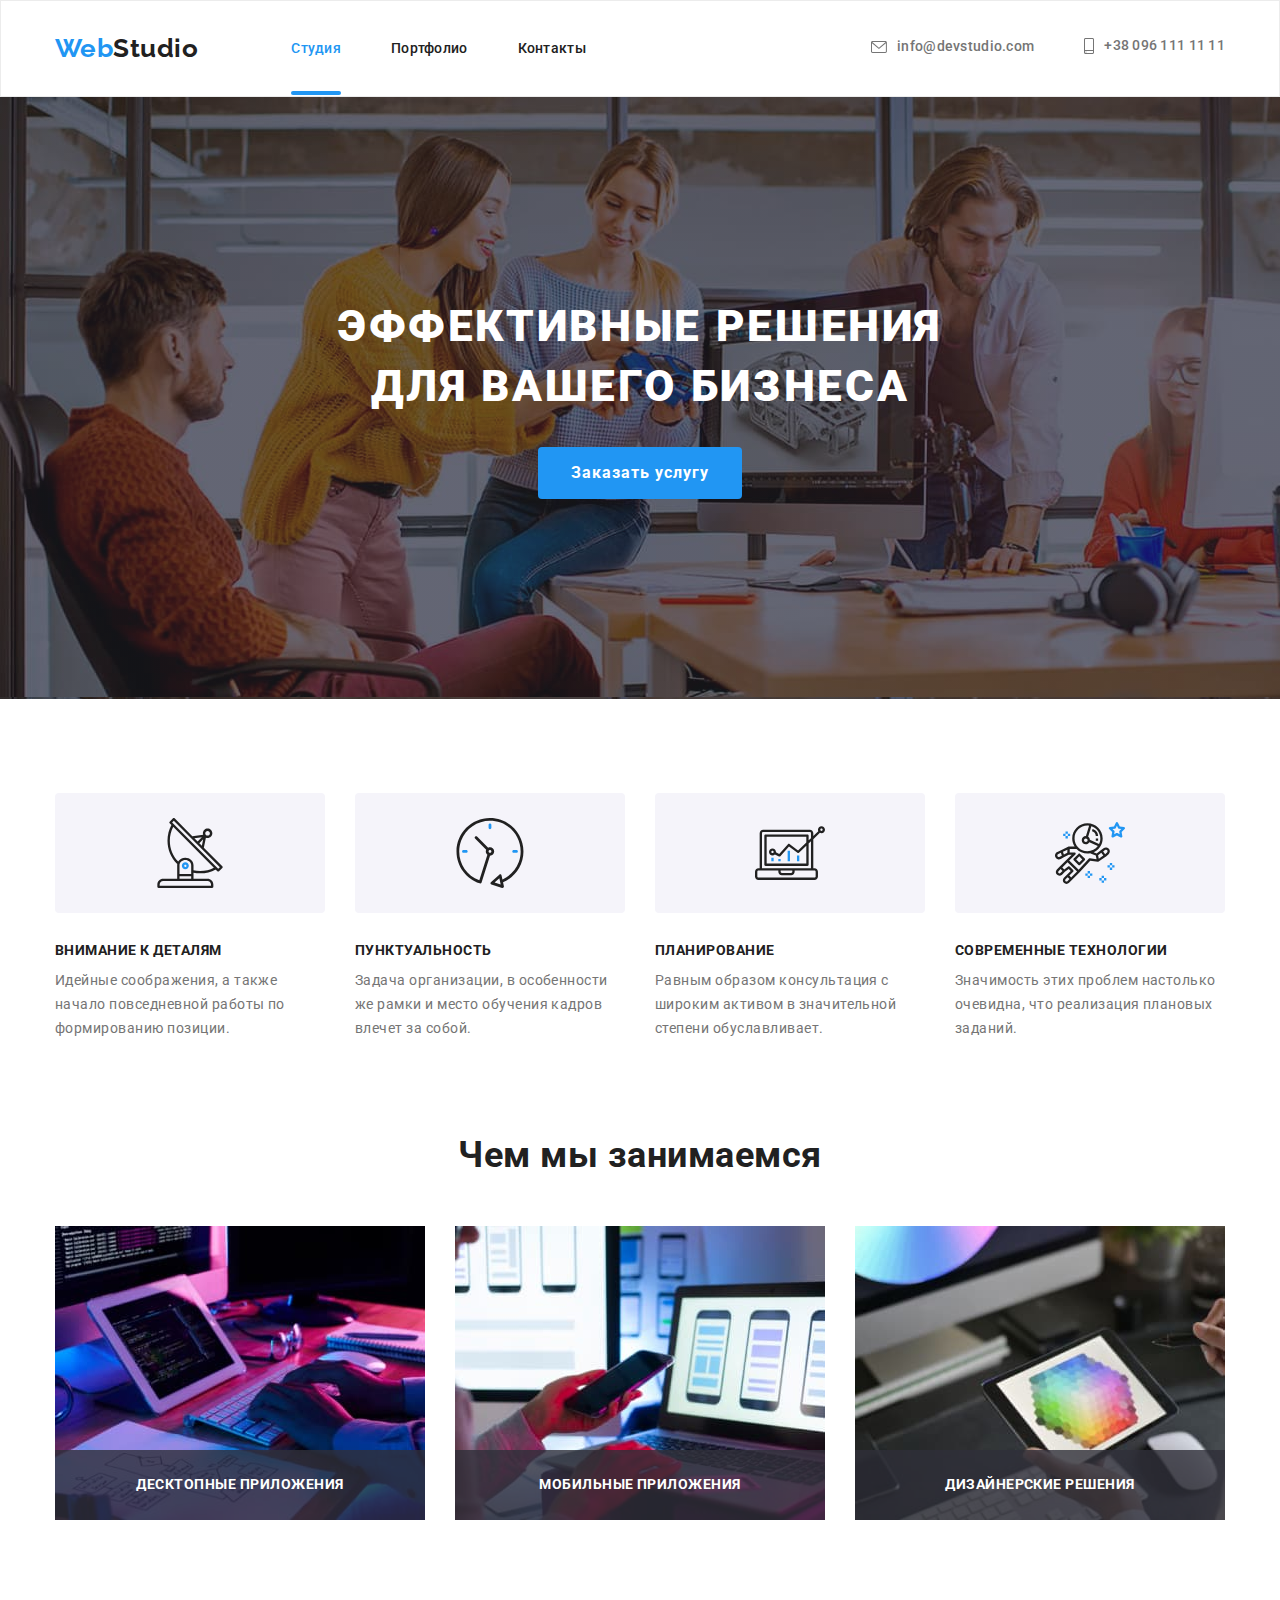
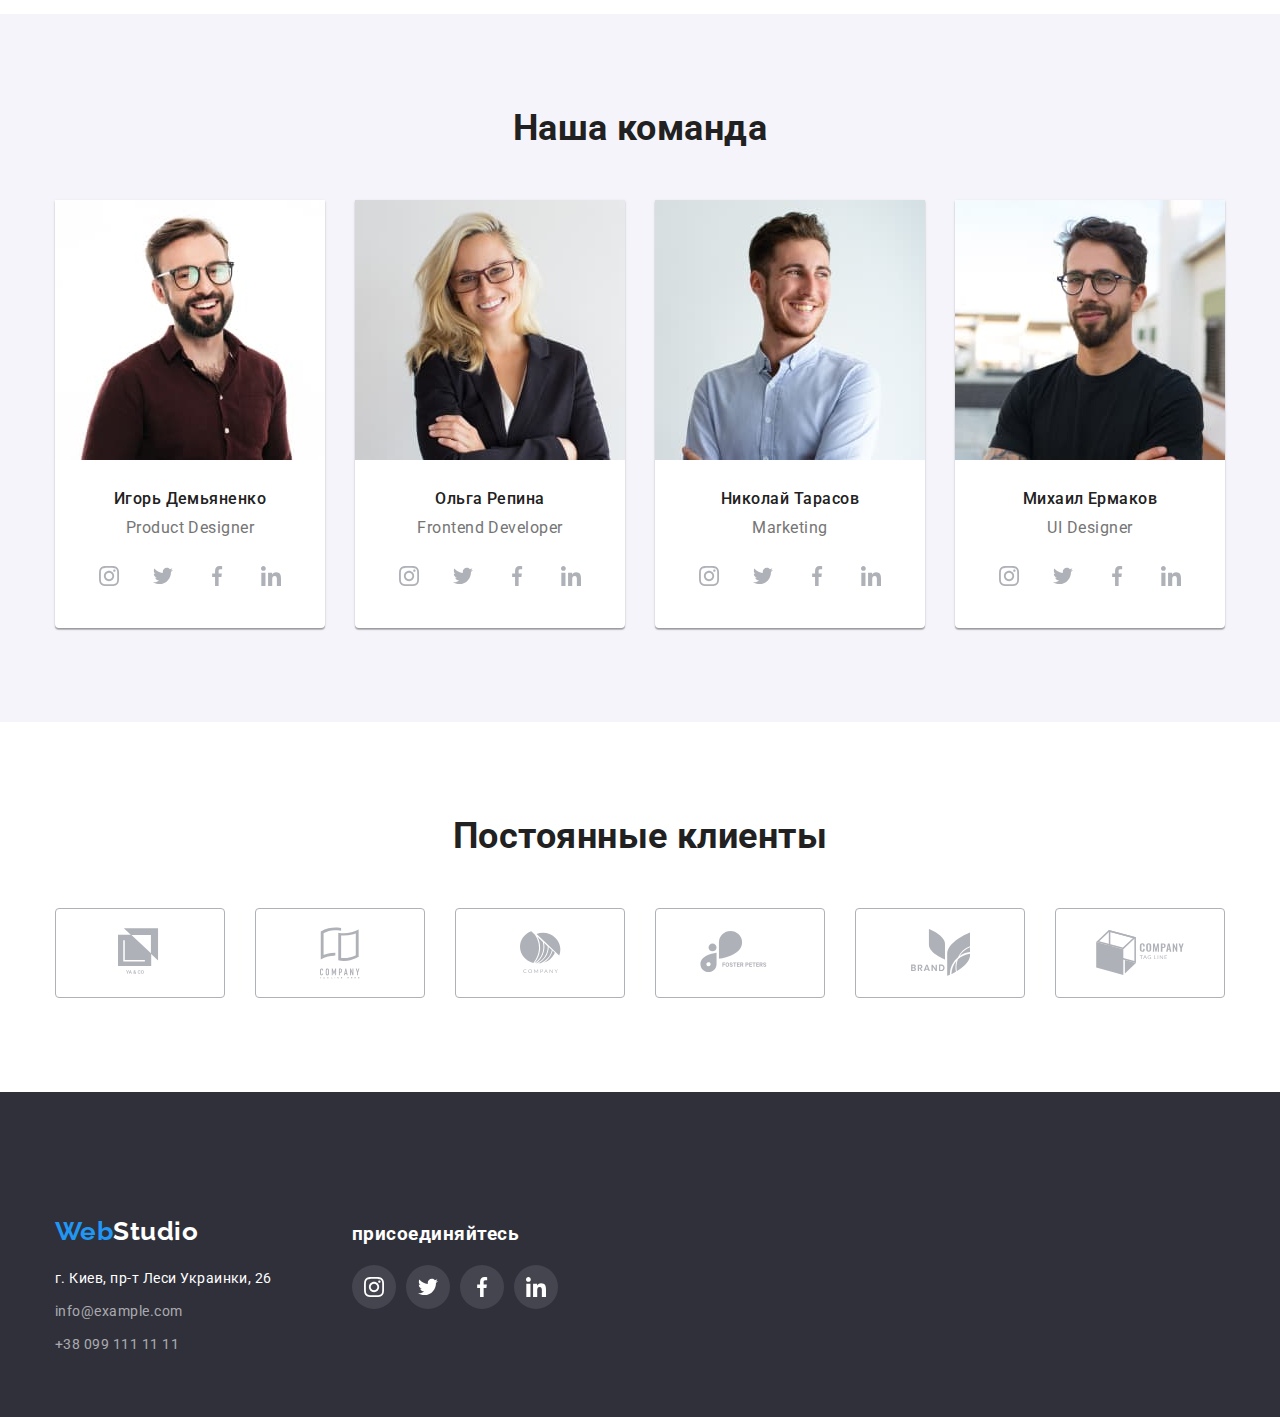
<file: index.html>
<!DOCTYPE html>
<html lang="ru">
  <head>
    <meta charset="UTF-8" />
    <meta name="viewport" content="width=device-width, initial-scale=1.0" />
    <title>Студия</title>
    <link
      href="https://fonts.googleapis.com/css2?family=Raleway:wght@700&family=Roboto:wght@400;500;700;900&display=swap"
      rel="stylesheet"
    />
    <link
      rel="stylesheet"
      href="https://cdnjs.cloudflare.com/ajax/libs/modern-normalize/0.7.0/modern-normalize.min.css"
    />
    <link rel="stylesheet" href="./css/main.css" />
  </head>
  <body>
    <!-- Шапка сайта -->
    <header class="header">
      <div class="container flexbox">
        <nav class="navigation">
          <a href="./index.html" class="logo"
            ><span class="logo-accent">Web</span>Studio</a
          >
          <ul class="list menu-list">
            <li class="menu-item">
              <a href="" class="link menu-link current">Студия</a>
            </li>
            <li class="menu-item">
              <a href="./portfolio.html" class="link menu-link">Портфолио</a>
            </li>
            <li class="menu-item">
              <a href="" class="link menu-link">Контакты</a>
            </li>
          </ul>
        </nav>
        <address>
          <ul class="list contacts-list">
            <li class="contacts-item">
              <a href="mailto:info@devstudio.com" class="header-tellandmail">
                <svg class="icon-mail" width="16" height="12">
                  <use href="./images/icons/sprite.svg#icon-mail"></use>
                </svg>
                info@devstudio.com</a
              >
            </li>
            <li class="contacts-item">
              <a href="tel:380961111111" class="header-tellandmail">
                <svg class="icon-telephone" width="10" height="16">
                  <use href="./images/icons/sprite.svg#icon-telephone"></use>
                </svg>
                +38 096 111 11 11</a
              >
            </li>
          </ul>
        </address>
      </div>
    </header>

    <main>
      <!-- Герой -->
      <section class="hero">
        <div class="hero-content">
          <h1 class="hero-title">Эффективные решения для вашего бизнеса</h1>
          <button class="hero-button" data-modal-open>Заказать услугу</button>
        </div>
      </section>

      <!-- Преимущества -->
      <section class="advantage-section">
        <div class="container">
          <ul class="list flexbox">
            <li class="advantage-item">
              <div class="advantage-icon-container flexbox">
                <svg width="70" height="70">
                  <use href="./images/icons/sprite.svg#icon-antenna"></use>
                </svg>
              </div>
              <h3 class="advantage-title">Внимание к деталям</h3>
              <p class="advantage-text">
                Идейные соображения, а также начало повседневной работы по
                формированию позиции.
              </p>
            </li>
            <li class="advantage-item">
              <div class="advantage-icon-container flexbox">
                <svg width="70" height="70">
                  <use href="./images/icons/sprite.svg#icon-clock"></use>
                </svg>
              </div>
              <h3 class="advantage-title">Пунктуальность</h3>
              <p class="advantage-text">
                Задача организации, в особенности же рамки и место обучения
                кадров влечет за собой.
              </p>
            </li>
            <li class="advantage-item">
              <div class="advantage-icon-container flexbox">
                <svg width="70" height="70">
                  <use href="./images/icons/sprite.svg#icon-comp"></use>
                </svg>
              </div>
              <h3 class="advantage-title">Планирование</h3>
              <p class="advantage-text">
                Равным образом консультация с широким активом в значительной
                степени обуславливает.
              </p>
            </li>
            <li class="advantage-item">
              <div class="advantage-icon-container flexbox">
                <svg width="70" height="70">
                  <use href="./images/icons/sprite.svg#icon-astronaut"></use>
                </svg>
              </div>
              <h3 class="advantage-title">Современные технологии</h3>
              <p class="advantage-text">
                Значимость этих проблем настолько очевидна, что реализация
                плановых заданий.
              </p>
            </li>
          </ul>
        </div>
      </section>

      <!--что мы делаем-->
      <section class="whatwedo-section">
        <div class="container">
          <h2 class="whatwedo-title">Чем мы занимаемся</h2>
          <ul class="list whatwedo-list flexbox">
            <li class="whatwedo-item">
              <div class="whatwedo-img">
                <img
                  src="./images/whatwedo-section/img-1.jpg"
                  alt="Картинка 1"
                  width="370"
                />
                <div class="whatwedo-description">Десктопные приложения</div>
              </div>
            </li>
            <li class="whatwedo-item">
              <div class="whatwedo-img">
                <img
                  src="./images/whatwedo-section/img-2.jpg"
                  alt="Картинка 2"
                  width="370"
                />
                <div class="whatwedo-description">Мобильные приложения</div>
              </div>
            </li>
            <li class="whatwedo-item">
              <div class="whatwedo-img">
                <img
                  src="./images/whatwedo-section/img-3.jpg"
                  alt="Картинка 3"
                  width="370"
                />
                <div class="whatwedo-description">Дизайнерские решения</div>
              </div>
            </li>
          </ul>
        </div>
      </section>

      <!--наши люди-->
      <section class="ourpeople-section">
        <div class="container">
          <h2 class="ourpeople-title">Наша команда</h2>
          <ul class="list ourpeople-list flexbox">
            <li class="ourpeople-item">
              <div class="ourpeople-card">
                <img
                  src="./images/ourpeople-section/product-designer.jpg"
                  alt="Игорь Демьяненко"
                  width="270"
                />
                <h3 class="ourpeople-name">Игорь Демьяненко</h3>
                <p class="ourpeople-specialization">Product Designer</p>
                <ul class="list social-icon-list">
                  <li class="social-icon-item">
                    <a
                      class="social-icon-link"
                      href="https://www.instagram.com/"
                      target="_blank"
                      rel="noopener noreferrer"
                      aria-label="ссылка Инстаграм"
                    >
                      <svg class="social-icon">
                        <use
                          href="./images/icons/sprite.svg#icon-instagram"
                        ></use>
                      </svg>
                    </a>
                  </li>
                  <li class="social-icon-item">
                    <a
                      class="social-icon-link"
                      href="https://twitter.com/"
                      target="_blank"
                      rel="noopener noreferrer"
                      aria-label="ссылка Твиттер"
                    >
                      <svg class="social-icon">
                        <use
                          href="./images/icons/sprite.svg#icon-twitter"
                        ></use>
                      </svg>
                    </a>
                  </li>
                  <li class="social-icon-item">
                    <a
                      class="social-icon-link"
                      href="https://facebook.com/"
                      target="_blank"
                      rel="noopener noreferrer"
                      aria-label="ссылка Фейсбук"
                    >
                      <svg class="social-icon">
                        <use
                          href="./images/icons/sprite.svg#icon-facebook"
                        ></use>
                      </svg>
                    </a>
                  </li>
                  <li class="social-icon-item">
                    <a
                      class="social-icon-link"
                      href="https://www.linkedin.com/"
                      target="_blank"
                      rel="noopener noreferrer"
                      aria-label="ссылка Линкедин"
                    >
                      <svg class="social-icon">
                        <use
                          href="./images/icons/sprite.svg#icon-linkedin"
                        ></use>
                      </svg>
                    </a>
                  </li>
                </ul>
              </div>
            </li>
            <li class="ourpeople-item">
              <div class="ourpeople-card">
                <img
                  src="./images/ourpeople-section/frontend-developer.jpg"
                  alt="Ольга Репина"
                  width="270"
                />
                <h3 class="ourpeople-name">Ольга Репина</h3>
                <p class="ourpeople-specialization">Frontend Developer</p>
                <ul class="list social-icon-list">
                  <li class="social-icon-item">
                    <a
                      class="social-icon-link"
                      href="https://www.instagram.com/"
                      target="_blank"
                      rel="noopener noreferrer"
                      aria-label="ссылка Инстаграм"
                    >
                      <svg class="social-icon">
                        <use
                          href="./images/icons/sprite.svg#icon-instagram"
                        ></use>
                      </svg>
                    </a>
                  </li>
                  <li class="social-icon-item">
                    <a
                      class="social-icon-link"
                      href="https://twitter.com/"
                      target="_blank"
                      rel="noopener noreferrer"
                      aria-label="ссылка Твиттер"
                    >
                      <svg class="social-icon">
                        <use
                          href="./images/icons/sprite.svg#icon-twitter"
                        ></use>
                      </svg>
                    </a>
                  </li>
                  <li class="social-icon-item">
                    <a
                      class="social-icon-link"
                      href="https://facebook.com/"
                      target="_blank"
                      rel="noopener noreferrer"
                      aria-label="ссылка Фейсбук"
                    >
                      <svg class="social-icon">
                        <use
                          href="./images/icons/sprite.svg#icon-facebook"
                        ></use>
                      </svg>
                    </a>
                  </li>
                  <li class="social-icon-item">
                    <a
                      class="social-icon-link"
                      href="https://www.linkedin.com/"
                      target="_blank"
                      rel="noopener noreferrer"
                      aria-label="ссылка Линкедин"
                    >
                      <svg class="social-icon">
                        <use
                          href="./images/icons/sprite.svg#icon-linkedin"
                        ></use>
                      </svg>
                    </a>
                  </li>
                </ul>
              </div>
            </li>
            <li class="ourpeople-item">
              <div class="ourpeople-card">
                <img
                  src="./images/ourpeople-section/marketing.jpg"
                  alt="Николай Тарасов"
                  width="270"
                />
                <h3 class="ourpeople-name">Николай Тарасов</h3>
                <p class="ourpeople-specialization">Marketing</p>
                <ul class="list social-icon-list">
                  <li class="social-icon-item">
                    <a
                      class="social-icon-link"
                      href="https://www.instagram.com/"
                      target="_blank"
                      rel="noopener noreferrer"
                      aria-label="ссылка Инстаграм"
                    >
                      <svg class="social-icon">
                        <use
                          href="./images/icons/sprite.svg#icon-instagram"
                        ></use>
                      </svg>
                    </a>
                  </li>
                  <li class="social-icon-item">
                    <a
                      class="social-icon-link"
                      href="https://twitter.com/"
                      target="_blank"
                      rel="noopener noreferrer"
                      aria-label="ссылка Твиттер"
                    >
                      <svg class="social-icon">
                        <use
                          href="./images/icons/sprite.svg#icon-twitter"
                        ></use>
                      </svg>
                    </a>
                  </li>
                  <li class="social-icon-item">
                    <a
                      class="social-icon-link"
                      href="https://facebook.com/"
                      target="_blank"
                      rel="noopener noreferrer"
                      aria-label="ссылка Фейсбук"
                    >
                      <svg class="social-icon">
                        <use
                          href="./images/icons/sprite.svg#icon-facebook"
                        ></use>
                      </svg>
                    </a>
                  </li>
                  <li class="social-icon-item">
                    <a
                      class="social-icon-link"
                      href="https://www.linkedin.com/"
                      target="_blank"
                      rel="noopener noreferrer"
                      aria-label="ссылка Линкедин"
                    >
                      <svg class="social-icon">
                        <use
                          href="./images/icons/sprite.svg#icon-linkedin"
                        ></use>
                      </svg>
                    </a>
                  </li>
                </ul>
              </div>
            </li>
            <li class="ourpeople-item">
              <div class="ourpeople-card">
                <img
                  src="./images/ourpeople-section/ui-designer.jpg"
                  alt="Михаил Ермаков"
                  width="270"
                />
                <h3 class="ourpeople-name">Михаил Ермаков</h3>
                <p class="ourpeople-specialization">UI Designer</p>
                <ul class="list social-icon-list">
                  <li class="social-icon-item">
                    <a
                      class="social-icon-link"
                      href="https://www.instagram.com/"
                      target="_blank"
                      rel="noopener noreferrer"
                      aria-label="ссылка Инстаграм"
                    >
                      <svg class="social-icon">
                        <use
                          href="./images/icons/sprite.svg#icon-instagram"
                        ></use>
                      </svg>
                    </a>
                  </li>
                  <li class="social-icon-item">
                    <a
                      class="social-icon-link"
                      href="https://twitter.com/"
                      target="_blank"
                      rel="noopener noreferrer"
                      aria-label="ссылка Твиттер"
                    >
                      <svg class="social-icon">
                        <use
                          href="./images/icons/sprite.svg#icon-twitter"
                        ></use>
                      </svg>
                    </a>
                  </li>
                  <li class="social-icon-item">
                    <a
                      class="social-icon-link"
                      href="https://facebook.com/"
                      target="_blank"
                      rel="noopener noreferrer"
                      aria-label="ссылка Фейсбук"
                    >
                      <svg class="social-icon">
                        <use
                          href="./images/icons/sprite.svg#icon-facebook"
                        ></use>
                      </svg>
                    </a>
                  </li>
                  <li class="social-icon-item">
                    <a
                      class="social-icon-link"
                      href="https://www.linkedin.com/"
                      target="_blank"
                      rel="noopener noreferrer"
                      aria-label="ссылка Линкедин"
                    >
                      <svg class="social-icon">
                        <use
                          href="./images/icons/sprite.svg#icon-linkedin"
                        ></use>
                      </svg>
                    </a>
                  </li>
                </ul>
              </div>
            </li>
          </ul>
        </div>
      </section>
      <section class="ourclients-section">
        <div class="container">
          <h2 class="ourclients-title">Постоянные клиенты</h2>
          <ul class="list ourclients-list flexbox">
            <li class="ourclients-item">
              <a class="ourclients-link" href=""
                ><div class="ourclients-container flexbox">
                  <svg class="ourclients-icon" width="44.27" height="49.23">
                    <use href="./images/icons/sprite.svg#icon-logo1"></use>
                  </svg></div
              ></a>
            </li>
            <li class="ourclients-item">
              <a class="ourclients-link" href=""
                ><div class="ourclients-container flexbox">
                  <svg class="ourclients-icon" width="40" height="52">
                    <use href="./images/icons/sprite.svg#icon-logo2"></use>
                  </svg></div
              ></a>
            </li>
            <li class="ourclients-item">
              <a class="ourclients-link" href=""
                ><div class="ourclients-container flexbox">
                  <svg class="ourclients-icon" width="41" height="42.6">
                    <use href="./images/icons/sprite.svg#icon-logo3"></use>
                  </svg></div
              ></a>
            </li>
            <li class="ourclients-item">
              <a class="ourclients-link" href=""
                ><div class="ourclients-container flexbox">
                  <svg class="ourclients-icon" width="79.66" height="42.02">
                    <use href="./images/icons/sprite.svg#icon-logo4"></use>
                  </svg></div
              ></a>
            </li>
            <li class="ourclients-item">
              <a class="ourclients-link" href=""
                ><div class="ourclients-container flexbox">
                  <svg class="ourclients-icon" width="59" height="47">
                    <use href="./images/icons/sprite.svg#icon-logo5"></use>
                  </svg></div
              ></a>
            </li>
            <li class="ourclients-item">
              <a class="ourclients-link" href=""
                ><div class="ourclients-container flexbox">
                  <svg class="ourclients-icon" width="88.48" height="45.44">
                    <use href="./images/icons/sprite.svg#icon-logo6"></use>
                  </svg></div
              ></a>
            </li>
          </ul>
        </div>
      </section>
    </main>

    <!-- Футер -->
    <footer class="footer">
      <div class="footer-main container">
        <div class="flexbox">
          <a href="./index.html" class="logo"
            ><span class="logo-accent">Web</span
            ><span class="footer-logo">Studio</span></a
          >
          <address>
            <ul class="footer-adress list">
              <li class="adress-item footer-office">
                г. Киев, пр-т Леси Украинки, 26
              </li>
              <li class="adress-item">
                <a href="mailto:info@example.com" class="footer-tellandmail"
                  >info@example.com</a
                >
              </li>
              <li class="adress-item">
                <a href="tel:380991111111" class="footer-tellandmail"
                  >+38 099 111 11 11</a
                >
              </li>
            </ul>
          </address>
        </div>
        <div class="footer-links">
          <h3 class="footer-links-title">присоединяйтесь</h3>
          <ul class="list social-icon-list">
            <li class="social-icon-item">
              <a
                class="social-icon-link"
                href="https://www.instagram.com/"
                target="_blank"
                rel="noopener noreferrer"
                aria-label="ссылка Инстаграм"
              >
                <svg class="social-icon">
                  <use href="./images/icons/sprite.svg#icon-instagram"></use>
                </svg>
              </a>
            </li>
            <li class="social-icon-item">
              <a
                class="social-icon-link"
                href="https://twitter.com/"
                target="_blank"
                rel="noopener noreferrer"
                aria-label="ссылка Твиттер"
              >
                <svg class="social-icon">
                  <use href="./images/icons/sprite.svg#icon-twitter"></use>
                </svg>
              </a>
            </li>
            <li class="social-icon-item">
              <a
                class="social-icon-link"
                href="https://facebook.com/"
                target="_blank"
                rel="noopener noreferrer"
                aria-label="ссылка Фейсбук"
              >
                <svg class="social-icon">
                  <use href="./images/icons/sprite.svg#icon-facebook"></use>
                </svg>
              </a>
            </li>
            <li class="social-icon-item">
              <a
                class="social-icon-link"
                href="https://www.linkedin.com/"
                target="_blank"
                rel="noopener noreferrer"
                aria-label="ссылка Линкедин"
              >
                <svg class="social-icon">
                  <use href="./images/icons/sprite.svg#icon-linkedin"></use>
                </svg>
              </a>
            </li>
          </ul>
        </div>
      </div>
    </footer>

    <div class="backdrop is-hidden" data-modal>
      <div class="modal">
        <div class="modal-button-close" data-modal-close>
          <svg width="30" height="30">
            <use href="./images/icons/sprite.svg#icon-close"></use>
          </svg>
        </div>
      </div>
    </div>

    <script src="./js/modal.js"></script>
  </body>
</html>
</file>
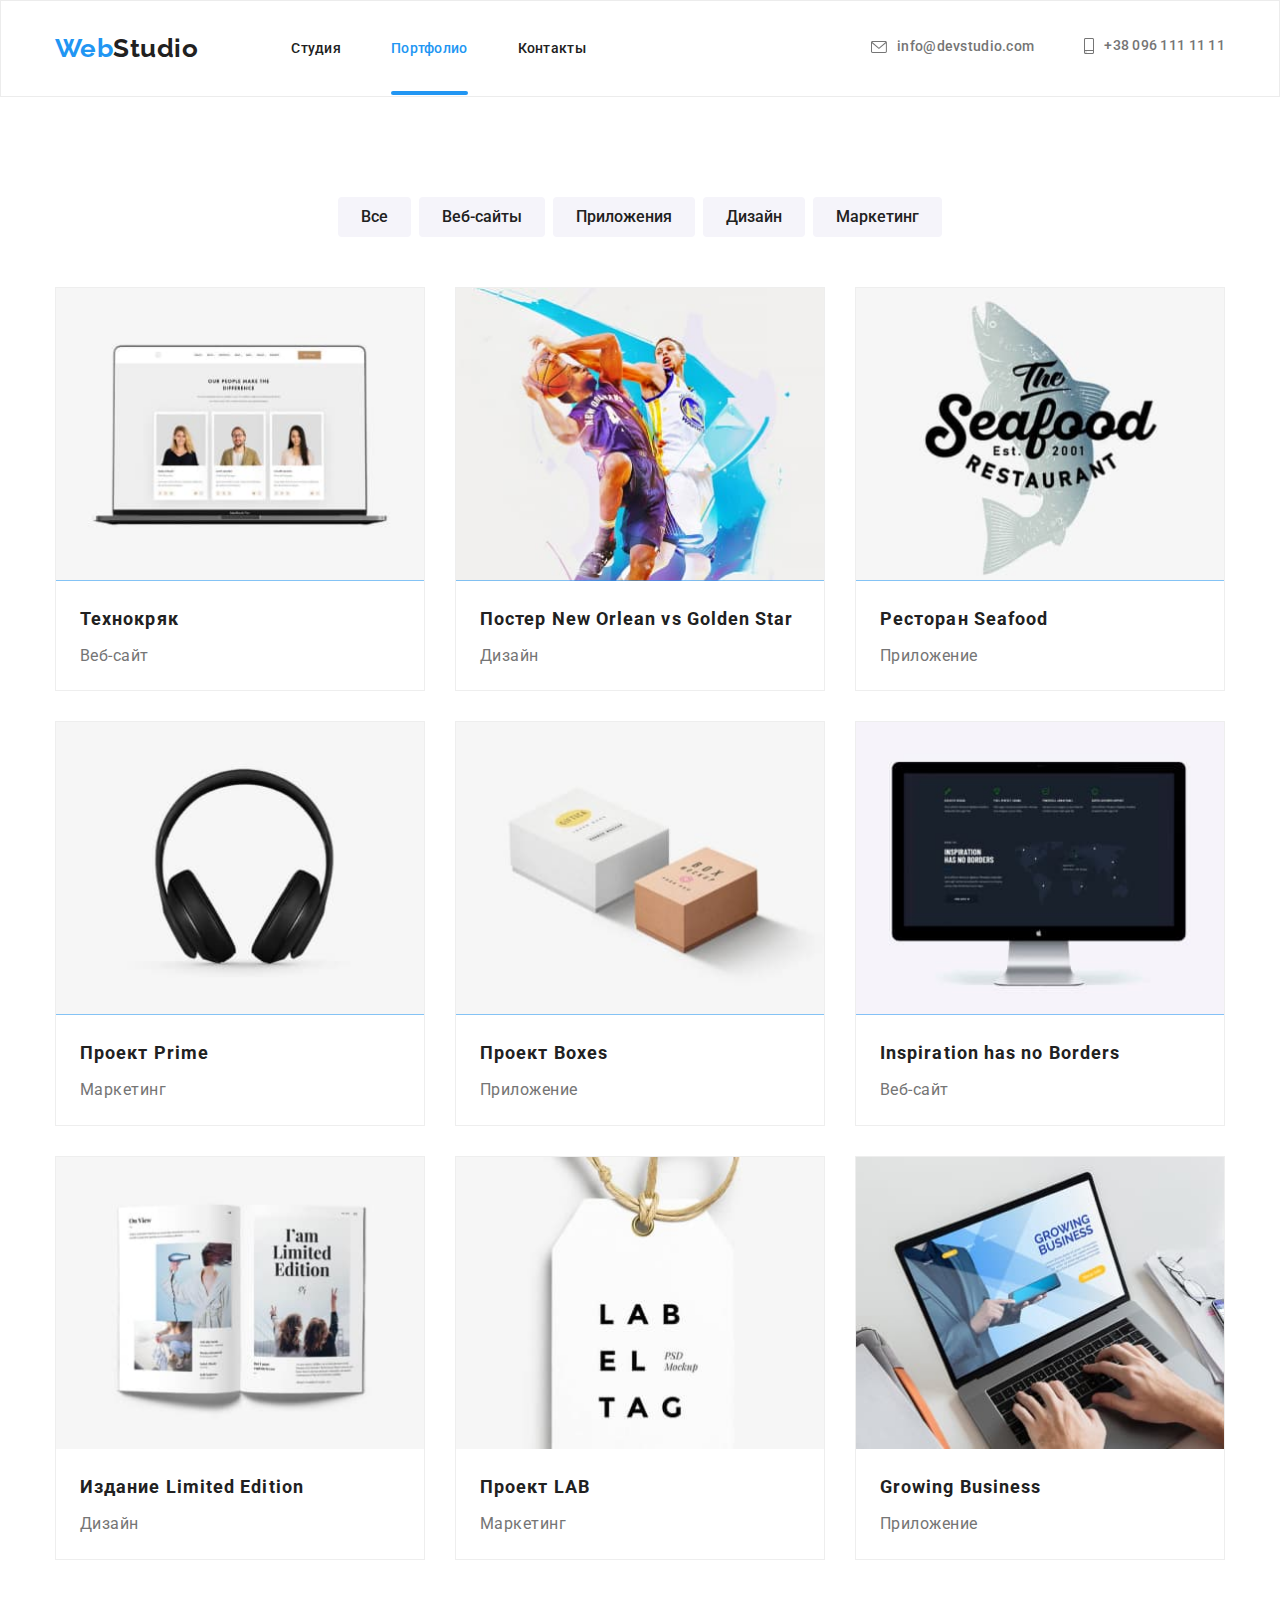
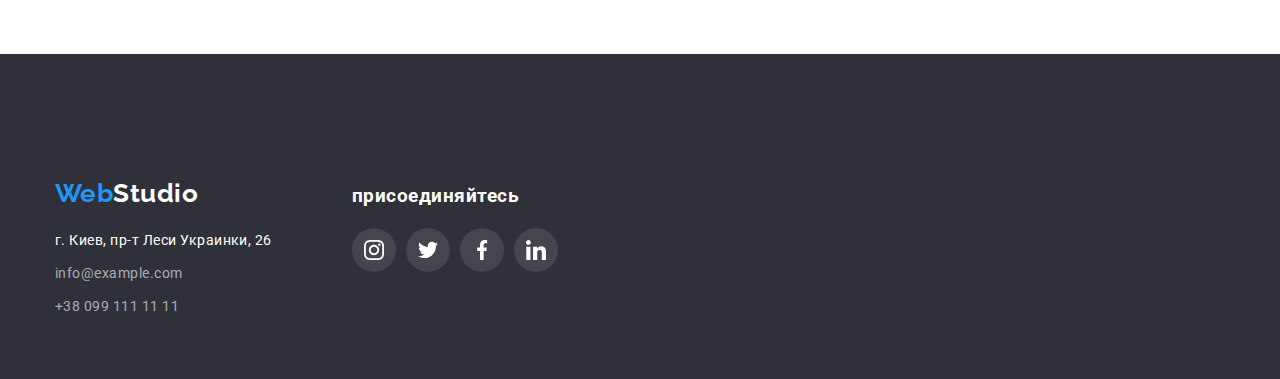
<file: portfolio.html>
<!DOCTYPE html>
<html lang="ru">
  <head>
    <meta charset="UTF-8" />
    <meta name="viewport" content="width=device-width, initial-scale=1.0" />
    <title>Портфолио</title>
    <link
      href="https://fonts.googleapis.com/css2?family=Raleway:wght@700&family=Roboto:wght@400;500;700;900&display=swap"
      rel="stylesheet"
    />
    <link
      rel="stylesheet"
      href="https://cdnjs.cloudflare.com/ajax/libs/modern-normalize/0.7.0/modern-normalize.min.css"
    />
    <link rel="stylesheet" href="./css/main.css" />
  </head>
  <body>
    <!-- Шапка сайта -->
    <header class="header">
      <div class="container flexbox">
        <nav class="navigation">
          <a href="./index.html" class="logo"
            ><span class="logo-accent">Web</span>Studio</a
          >
          <ul class="list menu-list">
            <li class="menu-item">
              <a href="./index.html" class="link menu-link">Студия</a>
            </li>
            <li class="menu-item">
              <a href="./portfolio.html" class="link menu-link current"
                >Портфолио</a
              >
            </li>
            <li class="menu-item">
              <a href="" class="link menu-link">Контакты</a>
            </li>
          </ul>
        </nav>
        <address>
          <ul class="list contacts-list">
            <li class="contacts-item">
              <a href="mailto:info@devstudio.com" class="header-tellandmail">
                <svg class="icon-mail" width="16" height="12">
                  <use href="./images/icons/sprite.svg#icon-mail"></use>
                </svg>
                info@devstudio.com</a
              >
            </li>
            <li class="contacts-item">
              <a href="tel:380961111111" class="header-tellandmail">
                <svg class="icon-telephone" width="10" height="16">
                  <use href="./images/icons/sprite.svg#icon-telephone"></use>
                </svg>
                +38 096 111 11 11</a
              >
            </li>
          </ul>
        </address>
      </div>
    </header>

    <!--Примеры работ-->
    <main class="portfolio">
      <div class="container">
        <ul class="list project-selector flexbox">
          <li class="selector-item">
            <button class="selector-button">Все</button>
          </li>
          <li class="selector-item">
            <button class="selector-button">Веб-сайты</button>
          </li>
          <li class="selector-item">
            <button class="selector-button">Приложения</button>
          </li>
          <li class="selector-item">
            <button class="selector-button">Дизайн</button>
          </li>
          <li>
            <button class="selector-button">Маркетинг</button>
          </li>
        </ul>
        <ul class="list project-list flexbox">
          <li class="project-item">
            <div class="project-card">
              <a href=""
                ><div class="project-thumb">
                  <img
                    src="./images/portfolio/Tehnokryak.jpg"
                    alt="Картинка 1"
                    width="370"
                  />
                  <div class="project-overlay">
                    Технокряк это современная площадка распространения
                    коронавируса. Компании используют эту платформу для
                    цифрового шпионажа и атак на защищённые сервера конкурентов.
                  </div>
                </div>
                <h3 class="project-title">Технокряк</h3>
                <p class="project-description">Веб-сайт</p>
              </a>
            </div>
          </li>
          <li class="project-item">
            <div class="project-card">
              <a href=""
                ><div class="project-thumb">
                  <img
                    src="./images/portfolio/Poster New Orlean vs Golden Star.jpg"
                    alt="Картинка 2"
                    width="370"
                  />
                  <div class="project-overlay">
                    Технокряк это современная площадка распространения
                    коронавируса. Компании используют эту платформу для
                    цифрового шпионажа и атак на защищённые сервера конкурентов.
                  </div>
                </div>
                <h3 class="project-title">Постер New Orlean vs Golden Star</h3>
                <p class="project-description">Дизайн</p>
              </a>
            </div>
          </li>
          <li class="project-item">
            <div class="project-card">
              <a href=""
                ><div class="project-thumb">
                  <img
                    src="./images/portfolio/Restoran Seafood.jpg"
                    alt="Картинка 3"
                    width="370"
                  />
                  <div class="project-overlay">
                    Технокряк это современная площадка распространения
                    коронавируса. Компании используют эту платформу для
                    цифрового шпионажа и атак на защищённые сервера конкурентов.
                  </div>
                </div>
                <h3 class="project-title">Ресторан Seafood</h3>
                <p class="project-description">Приложение</p>
              </a>
            </div>
          </li>
          <li class="project-item">
            <div class="project-card">
              <a href=""
                ><div class="project-thumb">
                  <img
                    src="./images/portfolio/Proekt Prime.jpg"
                    alt="Картинка 4"
                    width="370"
                  />
                  <div class="project-overlay">
                    Технокряк это современная площадка распространения
                    коронавируса. Компании используют эту платформу для
                    цифрового шпионажа и атак на защищённые сервера конкурентов.
                  </div>
                </div>
                <h3 class="project-title">Проект Prime</h3>
                <p class="project-description">Маркетинг</p>
              </a>
            </div>
          </li>
          <li class="project-item">
            <div class="project-card">
              <a href=""
                ><div class="project-thumb">
                  <img
                    src="./images/portfolio/Proekt Boxes.jpg"
                    alt="Картинка 5"
                    width="370"
                  />
                  <div class="project-overlay">
                    Технокряк это современная площадка распространения
                    коронавируса. Компании используют эту платформу для
                    цифрового шпионажа и атак на защищённые сервера конкурентов.
                  </div>
                </div>
                <h3 class="project-title">Проект Boxes</h3>
                <p class="project-description">Приложение</p>
              </a>
            </div>
          </li>
          <li class="project-item">
            <div class="project-card">
              <a href=""
                ><div class="project-thumb">
                  <img
                    src="./images/portfolio/Inspiration has no Borders.jpg"
                    alt="Картинка 6"
                    width="370"
                  />
                  <div class="project-overlay">
                    Технокряк это современная площадка распространения
                    коронавируса. Компании используют эту платформу для
                    цифрового шпионажа и атак на защищённые сервера конкурентов.
                  </div>
                </div>
                <h3 class="project-title">Inspiration has no Borders</h3>
                <p class="project-description">Веб-сайт</p>
              </a>
            </div>
          </li>
          <li class="project-item">
            <div class="project-card">
              <a href=""
                ><div class="project-thumb">
                  <img
                    src="./images/portfolio/Izdanie Limited Edition.jpg"
                    alt="Картинка 7"
                    width="370"
                  />
                  <div class="project-overlay">
                    Технокряк это современная площадка распространения
                    коронавируса. Компании используют эту платформу для
                    цифрового шпионажа и атак на защищённые сервера конкурентов.
                  </div>
                </div>
                <h3 class="project-title">Издание Limited Edition</h3>
                <p class="project-description">Дизайн</p>
              </a>
            </div>
          </li>
          <li class="project-item">
            <div class="project-card">
              <a href=""
                ><div class="project-thumb">
                  <img
                    src="./images/portfolio/Proekt LAB.jpg"
                    alt="Картинка 8"
                    width="370"
                  />
                  <div class="project-overlay">
                    Технокряк это современная площадка распространения
                    коронавируса. Компании используют эту платформу для
                    цифрового шпионажа и атак на защищённые сервера конкурентов.
                  </div>
                </div>
                <h3 class="project-title">Проект LAB</h3>
                <p class="project-description">Маркетинг</p>
              </a>
            </div>
          </li>
          <li class="project-item">
            <div class="project-card">
              <a href=""
                ><div class="project-thumb">
                  <img
                    src="./images/portfolio/Growing Business.jpg"
                    alt="Картинка 9"
                    width="370"
                  />
                  <div class="project-overlay">
                    Технокряк это современная площадка распространения
                    коронавируса. Компании используют эту платформу для
                    цифрового шпионажа и атак на защищённые сервера конкурентов.
                  </div>
                </div>
                <h3 class="project-title">Growing Business</h3>
                <p class="project-description">Приложение</p>
              </a>
            </div>
          </li>
        </ul>
      </div>
    </main>

    <!-- Футер -->
    <footer class="footer">
      <div class="footer-main container">
        <div class="flexbox">
          <a href="./index.html" class="logo"
            ><span class="logo-accent">Web</span
            ><span class="footer-logo">Studio</span></a
          >
          <address>
            <ul class="footer-adress list">
              <li class="adress-item footer-office">
                г. Киев, пр-т Леси Украинки, 26
              </li>
              <li class="adress-item">
                <a href="mailto:info@example.com" class="footer-tellandmail"
                  >info@example.com</a
                >
              </li>
              <li class="adress-item">
                <a href="tel:380991111111" class="footer-tellandmail"
                  >+38 099 111 11 11</a
                >
              </li>
            </ul>
          </address>
        </div>
        <div class="footer-links">
          <h3 class="footer-links-title">присоединяйтесь</h3>
          <ul class="list social-icon-list">
            <li class="social-icon-item">
              <a
                class="social-icon-link"
                href="https://www.instagram.com/"
                target="_blank"
                rel="noopener noreferrer"
                aria-label="ссылка Инстаграм"
              >
                <svg class="social-icon">
                  <use href="./images/icons/sprite.svg#icon-instagram"></use>
                </svg>
              </a>
            </li>
            <li class="social-icon-item">
              <a
                class="social-icon-link"
                href="https://twitter.com/"
                target="_blank"
                rel="noopener noreferrer"
                aria-label="ссылка Твиттер"
              >
                <svg class="social-icon">
                  <use href="./images/icons/sprite.svg#icon-twitter"></use>
                </svg>
              </a>
            </li>
            <li class="social-icon-item">
              <a
                class="social-icon-link"
                href="https://facebook.com/"
                target="_blank"
                rel="noopener noreferrer"
                aria-label="ссылка Фейсбук"
              >
                <svg class="social-icon">
                  <use href="./images/icons/sprite.svg#icon-facebook"></use>
                </svg>
              </a>
            </li>
            <li class="social-icon-item">
              <a
                class="social-icon-link"
                href="https://www.linkedin.com/"
                target="_blank"
                rel="noopener noreferrer"
                aria-label="ссылка Линкедин"
              >
                <svg class="social-icon">
                  <use href="./images/icons/sprite.svg#icon-linkedin"></use>
                </svg>
              </a>
            </li>
          </ul>
        </div>
      </div>
    </footer>
  </body>
</html>
</file>
<file: css/main.css>
:root {
  --title-text-color: #212121;
  --primary-text-color: #757575;
  --accent-color: #2196f3;
  --primary-white-color: #ffffff;
  --main-background-color: #e5e5e5;
  --secondary-background-color: #f5f4fa;
  --footer-background-color: #2f303a;
  --tellandmail-color: rgba(255, 255, 255, 0.6);
  --icons-color: #afb1b8;
}

body {
  font-family: Roboto, sans-serif;
  letter-spacing: 0.03em;
}

a {
  text-decoration: none;
}

img {
  display: block;
  max-width: 100%;
  height: auto;
}

p,
h1,
h2,
h3,
h4 {
  margin: 0px;
}

:hover,
:focus {
  transition: 250ms cubic-bezier(0.4, 0, 0.2, 1);
}

.list {
  list-style: none;
  margin: 0;
  padding: 0;
}

.container {
  width: 1200px;
  padding-left: 15px;
  padding-right: 15px;
  margin-right: auto;
  margin-left: auto;
}

.flexbox {
  display: flex;
}

.header {
  padding-top: 32px;
  padding-bottom: 32px;
  background: var(--primary-white-color);
  border: 1px solid #ececec;
}

.header .flexbox {
  justify-content: flex-end;
  align-items: center;
}

.navigation {
  display: flex;
  align-items: center;
  margin-right: auto;
}

.header .logo {
  margin-right: 93px;
}

.logo {
  color: var(--title-text-color);
  font-family: Raleway, sans-serif;
  font-weight: 700;
  font-size: 26px;
  line-height: 1.2;
}

.logo-accent,
.logo:hover,
.logo:focus {
  color: var(--accent-color);
}

.menu-list {
  display: flex;
}

.menu-item:not(:last-child) {
  margin-right: 50px;
}

.menu-link,
.header-tellandmail {
  font-weight: 500;
  font-size: 14px;
  line-height: 1.14;
  letter-spacing: 0.02em;
}

.menu-link {
  color: var(--title-text-color);
}

.menu-link:hover,
.menu-link:focus,
.menu-link.current {
  color: var(--accent-color);
}

.menu-link.current {
  position: relative;
}

.menu-link.current::after {
  content: "";

  position: absolute;
  left: 0;
  bottom: -39px;

  width: 100%;
  height: 4px;
  background-color: var(--accent-color);

  border-radius: 2px;
}

.contacts-list {
  display: flex;
  align-items: center;
  margin-left: auto;
}

.contacts-item:not(:last-child) {
  margin-right: 50px;
}

.header-tellandmail {
  color: var(--primary-text-color);
  font-style: normal;

  display: inline-flex;
  align-items: center;
}

.header-tellandmail:hover,
.header-tellandmail:focus {
  color: var(--accent-color);
}

.header-tellandmail:hover .icon-mail,
.header-tellandmail:focus .icon-mail,
.header-tellandmail:hover .icon-telephone,
.header-tellandmail:focus .icon-telephone {
  fill: var(--accent-color);
}

.icon-mail,
.icon-telephone {
  fill: var(--primary-text-color);
  margin-right: 10px;
}

.hero {
  background: #c4c4c4;
  background-image: linear-gradient(
      rgba(47, 48, 58, 0.4),
      rgba(47, 48, 58, 0.4)
    ),
    url(../images/hero/hero-img.jpg);

  text-align: center;

  min-height: 600px;
  max-width: 1600px;

  padding-top: 200px;
  padding-bottom: 200px;

  margin-left: auto;
  margin-right: auto;
}

.hero-title {
  color: var(--primary-white-color);
  font-weight: 900;
  font-size: 44px;
  line-height: 1.36;
  letter-spacing: 0.06em;
  text-transform: uppercase;
  text-align: center;

  max-width: 696px;

  margin-top: 0px;
  margin-left: auto;
  margin-right: auto;
  margin-bottom: 30px;
}

.hero-button {
  color: var(--primary-white-color);
  background-color: var(--accent-color);

  font-weight: 700;
  font-size: 16px;
  line-height: 1.87;
  letter-spacing: 0.06em;

  display: inline-block;
  align-items: center;
  text-align: center;
  text-decoration: none;

  padding: 10px 32px;
  border-radius: 4px;
  border: 1px solid transparent;

  margin-left: auto;
  margin-right: auto;
}

.advantage-section {
  background-color: var(--primary-white-color);
  padding-top: 94px;
  padding-bottom: 94px;
}

.advantage-item {
  width: calc((100% - 90px) / 4);
}

.advantage-item:not(:last-child) {
  margin-right: 30px;
}

.advantage-icon-container {
  height: 120px;
  background: var(--secondary-background-color);
  border-radius: 4px;
  justify-content: center;
  align-items: center;
}

.advantage-title {
  color: var(--title-text-color);
  font-weight: 700;
  font-size: 14px;
  line-height: 1.14;
  text-transform: uppercase;

  margin-top: 30px;
  margin-bottom: 10px;
}

.advantage-text {
  color: var(--primary-text-color);
  font-weight: 400;
  font-size: 14px;
  line-height: 1.71;
}

.whatwedo-section {
  background-color: var(--primary-white-color);
  padding-bottom: 94px;
}

.whatwedo-title,
.ourpeople-title,
.ourclients-title {
  color: var(--title-text-color);
  font-weight: 700;
  font-size: 36px;
  line-height: 1.16;
  text-align: center;

  margin-bottom: 50px;
}

.whatwedo-item {
  width: calc((100% - 60px) / 3);
}

.whatwedo-item:not(:last-child) {
  margin-right: 30px;
}

.whatwedo-img {
  position: relative;
}

.whatwedo-description {
  color: var(--primary-white-color);
  background: rgba(47, 48, 58, 0.8);

  font-weight: 700;
  font-size: 14px;
  line-height: 1.14;
  text-transform: uppercase;
  text-align: center;

  padding-top: 27px;
  padding-bottom: 27px;

  position: absolute;
  left: 0;
  bottom: 0;

  width: 100%;
  height: 70px;
}

.ourpeople-section {
  background-color: var(--secondary-background-color);
  padding-top: 94px;
  padding-bottom: 94px;
}

.ourpeople-item {
  width: calc((100% - 90px) / 4);
}

.ourpeople-item:not(:last-child) {
  margin-right: 30px;
}

.ourpeople-card {
  background-color: var(--primary-white-color);
  box-shadow: 0px 1px 3px rgba(0, 0, 0, 0.12), 0px 1px 1px rgba(0, 0, 0, 0.14),
    0px 2px 1px rgba(0, 0, 0, 0.2);
  border-radius: 0px 0px 4px 4px;

  padding-bottom: 30px;
}

.ourpeople-name {
  color: var(--title-text-color);
  font-weight: 500;
  font-size: 16px;
  line-height: 1.18;
  text-align: center;

  margin-top: 30px;
}

.ourpeople-specialization {
  color: var(--primary-text-color);
  font-weight: 400;
  font-size: 16px;
  line-height: 1.18;
  text-align: center;

  margin-top: 10px;
  margin-bottom: 16px;
}

.social-icon-list {
  display: flex;
  justify-content: center;
}

.social-icon-item:not(:last-child) {
  margin-right: 10px;
}

.social-icon-link {
  display: flex;
  justify-content: center;
  align-items: center;
  width: 44px;
  height: 44px;
  background-color: var(--primary-white-color);
  border-radius: 50%;
}

.social-icon-link:hover,
.social-icon-link:focus {
  background-color: var(--accent-color);
}

.social-icon-link:hover .social-icon,
.social-icon-link:focus .social-icon {
  fill: var(--primary-white-color);
}

.social-icon {
  width: 20px;
  height: 20px;
  fill: var(--icons-color);
}

.ourclients-section {
  background-color: var(--primary-white-color);
  padding-top: 94px;
  padding-bottom: 94px;
}

.ourclients-item:not(:last-child) {
  margin-right: 30px;
}

.ourclients-container {
  width: 170px;
  height: 90px;

  border-radius: 4px;
  border: 1px solid #afb1b8;

  justify-content: center;
  align-items: center;
}

.ourclients-container:hover,
.ourclients-container:focus {
  border: 1px solid var(--accent-color);
  transition: 250ms cubic-bezier(0.4, 0, 0.2, 1);
}

.ourclients-container:hover .ourclients-icon,
.ourclients-container:focus .ourclients-icon {
  fill: var(--accent-color);
  transition: 250ms cubic-bezier(0.4, 0, 0.2, 1);
}

.ourclients-icon {
  fill: var(--icons-color);
}

.portfolio {
  background-color: var(--primary-white-color);

  padding-top: 100px;
  padding-bottom: 94px;
}

.project-selector {
  justify-content: center;
  margin-bottom: 50px;
}

.selector-item:not(:last-child) {
  margin-right: 8px;
}

.selector-button {
  color: var(--title-text-color);
  background-color: var(--secondary-background-color);

  font-weight: 500;
  font-size: 16px;
  line-height: 1.62;

  display: inline-block;
  align-items: center;
  text-align: center;
  text-decoration: none;

  padding: 6px 22px;
  border-radius: 4px;
  border: 1px solid transparent;
}

.selector-button:hover,
.selector-button:focus {
  color: var(--primary-white-color);
  background-color: var(--accent-color);
  box-shadow: 0px 3px 1px rgba(0, 0, 0, 0.1), 0px 1px 2px rgba(0, 0, 0, 0.08),
    0px 2px 2px rgba(0, 0, 0, 0.12);
}

.project-list {
  flex-wrap: wrap;
}

.project-item {
  width: 370px;
  margin-right: 30px;
  margin-bottom: 30px;
}

.project-item:nth-child(3n) {
  margin-right: 0;
}

.project-item:nth-last-child(-n + 3) {
  margin-bottom: 0;
}

.project-card {
  background-color: var(--primary-white-color);
  border: 1px solid #eeeeee;
}

.project-card:hover,
.project-card:focus {
  box-shadow: 0px 1px 1px rgba(0, 0, 0, 0.12), 0px 4px 4px rgba(0, 0, 0, 0.06),
    1px 4px 6px rgba(0, 0, 0, 0.16);
}

.project-card:hover .project-overlay {
  transform: translateY(0);
}

.project-thumb {
  position: relative;
  overflow: hidden;
}

.project-overlay {
  background-color: rgba(33, 150, 243, 0.9);

  position: absolute;
  top: 0;
  left: 0;
  width: 100%;
  height: 100%;

  transform: translateY(100%);
  transition: transform 250ms cubic-bezier(0.4, 0, 0.2, 1);

  color: var(--primary-white-color);
  font-weight: 400;
  font-size: 18px;
  line-height: 1.55;

  padding: 63px 24px;
}

.project-title {
  color: var(--title-text-color);
  font-weight: 700;
  font-size: 18px;
  line-height: 2;
  letter-spacing: 0.06em;

  margin-top: 20px;
  margin-left: 24px;
  margin-right: 24px;
}

.project-description {
  color: var(--primary-text-color);
  font-weight: 400;
  font-size: 16px;
  line-height: 1.87;

  margin-top: 4px;
  margin-bottom: 20px;
  margin-left: 24px;
  margin-right: 24px;
}

.footer {
  background-color: var(--footer-background-color);

  padding-top: 60px;
  padding-bottom: 60px;
}

.footer .flexbox {
  flex-direction: column;
}

.footer .logo {
  margin-bottom: 20px;
}

.adress-item:not(:first-child) {
  margin-top: 9px;
}

.footer-logo,
.footer-office {
  color: var(--primary-white-color);
}

.footer-tellandmail {
  color: var(--tellandmail-color);
}

.footer-office,
.footer-tellandmail {
  font-weight: 400;
  font-size: 14px;
  line-height: 1.71;
  font-style: normal;
}

.footer-main {
  display: flex;
  align-items: baseline;
}

.footer-links {
  margin-left: 80px;
}

.footer-links-title {
  color: var(--primary-white-color);
  margin-top: 72px;
  margin-bottom: 20px;
}

.footer-links .social-icon-link:hover,
.footer-links .social-icon-link:focus {
  background-color: var(--accent-color);
}

.footer-links .social-icon-link {
  background: rgba(255, 255, 255, 0.1);
}

.footer-links .social-icon {
  fill: var(--primary-white-color);
}

.backdrop {
  position: fixed;
  top: 0;
  left: 0;
  width: 100%;
  height: 100%;
  background-color: rgba(0, 0, 0, 0.2);

  opacity: 1;

  transition: opacity 250ms cubic-bezier(0.4, 0, 0.2, 1);
}

.backdrop.is-hidden {
  opacity: 0;
  pointer-events: none;
}

.backdrop.is-hidden .modal {
  transform: translate(-50%, -50%) scale(1.1);
}

.modal {
  position: absolute;
  top: 50%;
  left: 50%;

  width: 528px;
  height: 581px;

  background-color: var(--primary-white-color);

  box-shadow: 0px 1px 3px rgba(0, 0, 0, 0.12), 0px 1px 1px rgba(0, 0, 0, 0.14),
    0px 2px 1px rgba(0, 0, 0, 0.2);

  border-radius: 4px;

  transform: translate(-50%, -50%) scale(1);

  transition: transform 250ms cubic-bezier(0.4, 0, 0.2, 1);
}

.modal-button-close {
  position: absolute;
  top: 8px;
  right: 8px;
}
</file>
